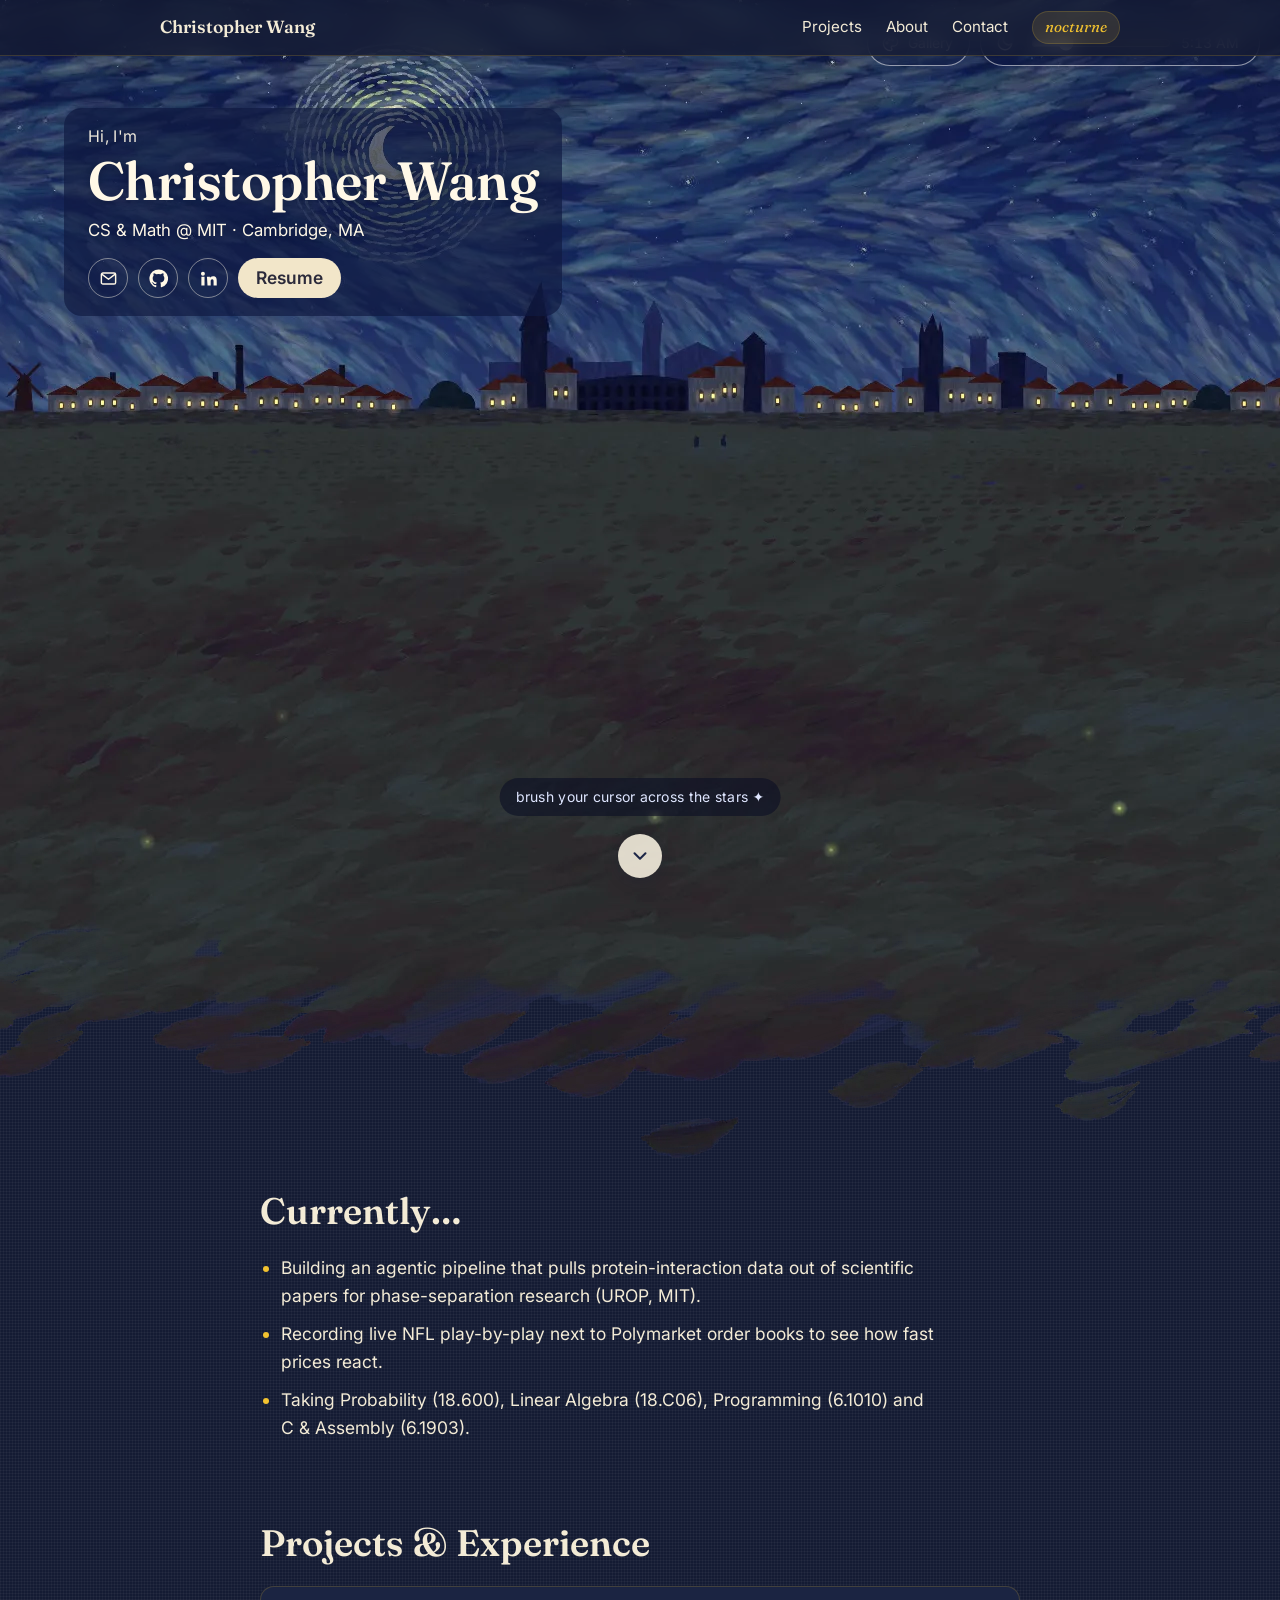
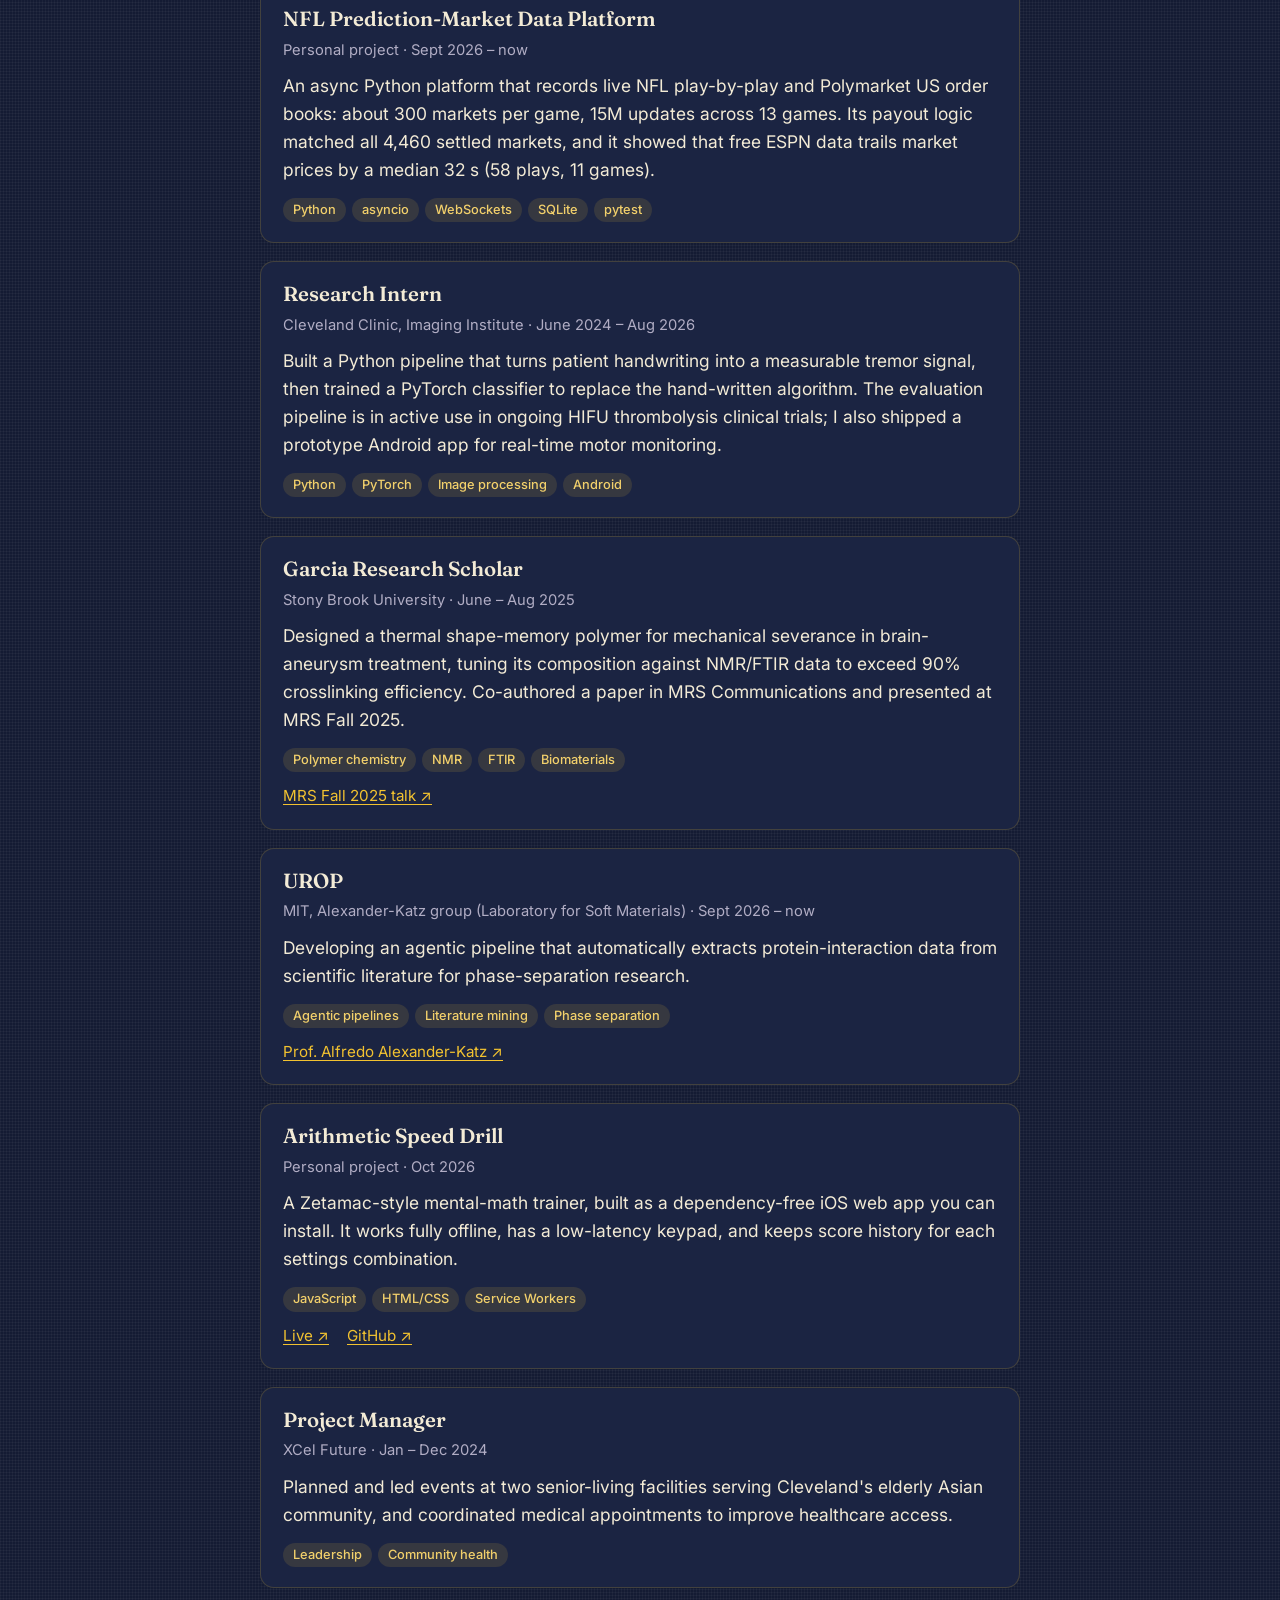
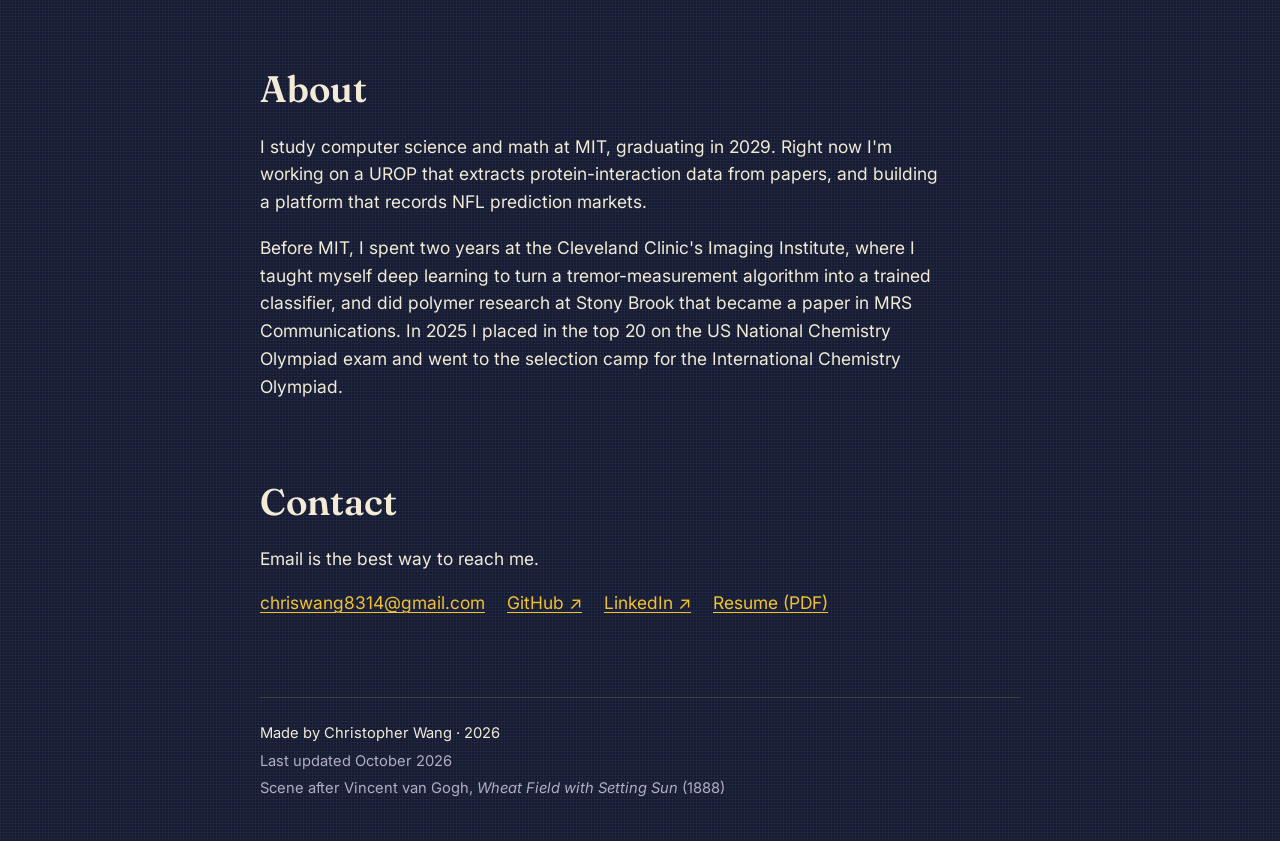
<file: index.html>
<!doctype html>
<html lang="en">
<head>
  <meta charset="utf-8">
  <meta name="viewport" content="width=device-width, initial-scale=1">
  <title>Christopher Wang</title>
  <meta name="description" content="Christopher Wang studies computer science and math at MIT. Research, projects, and how to get in touch.">
  <meta name="theme-color" content="#2D4F9E">
  <link rel="icon" href="favicon.svg" type="image/svg+xml">
  <link rel="apple-touch-icon" href="apple-touch-icon.png">

  <!-- Social previews. Crawlers need absolute URLs: if the site moves to a
       custom domain, update the addresses below (see README). -->
  <link rel="canonical" href="https://chriswang8314.github.io/">
  <meta property="og:type" content="website">
  <meta property="og:url" content="https://chriswang8314.github.io/">
  <meta property="og:title" content="Christopher Wang">
  <meta property="og:description" content="CS & Math @ MIT. Research, projects, and how to get in touch.">
  <meta property="og:image" content="https://chriswang8314.github.io/og-image.jpg">
  <meta property="og:image:width" content="1200">
  <meta property="og:image:height" content="630">
  <meta property="og:image:alt" content="Christopher Wang, over a Van Gogh–style painting of a wheat field at sunset">
  <meta name="twitter:card" content="summary_large_image">
  <meta name="twitter:title" content="Christopher Wang">
  <meta name="twitter:description" content="CS & Math @ MIT. Research, projects, and how to get in touch.">
  <meta name="twitter:image" content="https://chriswang8314.github.io/og-image.jpg">

  <link rel="preconnect" href="https://fonts.googleapis.com">
  <link rel="preconnect" href="https://fonts.gstatic.com" crossorigin>
  <!-- fonts load without holding up the first paint -->
  <link rel="preload" as="style" href="https://fonts.googleapis.com/css2?family=Fraunces:opsz,wght@9..144,400;9..144,600&family=Inter:wght@400;500;600&display=swap" onload="this.onload=null;this.rel='stylesheet'">
  <noscript><link rel="stylesheet" href="https://fonts.googleapis.com/css2?family=Fraunces:opsz,wght@9..144,400;9..144,600&family=Inter:wght@400;500;600&display=swap"></noscript>
  <link rel="stylesheet" href="style.css">
  <!-- Which painting to show first: the link's ?scene=, else this visitor's
       last pick, else the wheat field; and whether to start from its day or
       night still. Its still and its module start downloading straight away. -->
  <script>
    (function () {
      var q = new URLSearchParams(location.search), ok = /^[a-z0-9-]+$/, id = q.get('scene'), saved = null, nocturne = null;
      try { saved = localStorage.getItem('cw-scene'); nocturne = localStorage.getItem('cw-nocturne'); } catch (e) {}
      if (!ok.test(id || '')) id = ok.test(saved || '') ? saved : 'wheat';
      var h = parseFloat(q.get('hour')), now = new Date().getHours(), night;
      if (!isNaN(h)) night = h >= 20.5 || h < 5.6;
      else if (q.get('mode')) night = q.get('mode') === 'night';
      else if (nocturne) night = nocturne === 'on';
      else night = matchMedia('(prefers-color-scheme: dark)').matches || now >= 21 || now < 6;
      var base = 'scenes/stills/' + id + '-' + (night ? 'night' : 'day');
      window.firstStill = { src: base + '.webp', srcset: base + '-960.webp 960w, ' + base + '.webp 1600w' };
      document.documentElement.dataset.scene = id;
      var still = document.createElement('link');
      still.rel = 'preload';
      still.as = 'image';
      still.href = firstStill.src;
      still.setAttribute('imagesrcset', firstStill.srcset);
      still.setAttribute('imagesizes', '100vw');
      still.setAttribute('fetchpriority', 'high');
      var mod = document.createElement('link');
      mod.rel = 'modulepreload';
      mod.href = 'scenes/' + id + '.js';
      document.head.append(still, mod);
    })();
  </script>
</head>
<body>
  <a class="skip-link" href="#main">Skip to content</a>

  <nav class="site-nav" id="site-nav" aria-label="Main">
    <a class="nav-name" href="#top" data-content="name"></a>
    <ul>
      <li><a href="#projects">Projects</a></li>
      <li><a href="#about">About</a></li>
      <li><a href="#contact">Contact</a></li>
      <li><button type="button" class="nocturne-toggle" id="nocturne-toggle" aria-pressed="false">nocturne</button></li>
    </ul>
  </nav>

  <header class="hero" id="top">
    <img class="hero-still" alt="" width="1600" height="1215" fetchpriority="high" sizes="100vw">
    <script>
      (function (img) { img.srcset = firstStill.srcset; img.src = firstStill.src; })(document.querySelector('.hero-still'));
    </script>
    <noscript><img class="hero-still" src="scenes/stills/wheat-day.webp" srcset="scenes/stills/wheat-day-960.webp 960w, scenes/stills/wheat-day.webp 1600w" sizes="100vw" alt="" width="1600" height="1215"></noscript>
    <canvas id="scene" aria-hidden="true"></canvas>
    <p class="visually-hidden" id="scene-description"></p>

    <div class="hero-text" id="hero-text">
      <p class="hello">Hi, I'm</p>
      <h1 class="hero-name" data-content="name"></h1>
      <p class="hero-tagline" id="hero-tagline"></p>
      <ul class="hero-links" id="hero-links"></ul>
    </div>

    <div class="hero-controls">
    <div class="gallery" id="gallery">
      <p class="gallery-hint" id="gallery-hint" hidden>
        <span>Try another painting →</span>
        <button type="button" class="gallery-hint-close" id="gallery-hint-close" aria-label="Dismiss the tip">×</button>
      </p>
      <button type="button" class="gallery-toggle" id="gallery-toggle" aria-expanded="false" aria-controls="gallery-panel">
        <svg viewBox="0 0 24 24" aria-hidden="true">
          <path d="M12 3a9 9 0 0 0 0 18c1.1 0 1.8-.8 1.8-1.7 0-.5-.2-.9-.5-1.2-.3-.3-.5-.7-.5-1.2 0-.9.8-1.7 1.7-1.7H16a5 5 0 0 0 5-5c0-4-4-7.2-9-7.2z" />
          <circle cx="7.5" cy="11" r="1.3" /><circle cx="10.5" cy="7" r="1.3" /><circle cx="15" cy="7.4" r="1.3" />
        </svg>
        <span class="gallery-label">Gallery</span>
      </button>
      <div class="gallery-panel" id="gallery-panel" role="dialog" aria-labelledby="gallery-title" hidden>
        <fieldset class="gallery-options" id="gallery-options" role="radiogroup" aria-labelledby="gallery-title">
          <legend class="gallery-title" id="gallery-title">Choose a painting</legend>
        </fieldset>
      </div>
    </div>
    <div class="time-control" id="time-control" role="group" aria-label="Time of day">
      <button type="button" class="time-toggle" id="time-toggle" aria-expanded="false" aria-controls="time-panel" aria-label="Change the time of day">
        <svg class="icon-sun" viewBox="0 0 24 24" aria-hidden="true">
          <circle cx="12" cy="12" r="4.5" />
          <path d="M12 2v2M12 20v2M4.9 4.9l1.4 1.4M17.7 17.7l1.4 1.4M2 12h2M20 12h2M4.9 19.1l1.4-1.4M17.7 6.3l1.4-1.4" />
        </svg>
        <svg class="icon-moon" viewBox="0 0 24 24" aria-hidden="true">
          <path d="M21 12.8A9 9 0 1 1 11.2 3a7 7 0 0 0 9.8 9.8z" />
        </svg>
      </button>
      <div class="time-panel" id="time-panel">
        <input id="time-slider" type="range" min="0" max="23.99" step="0.05" aria-label="Time of day in the painting">
        <span id="time-label" class="time-label"></span>
        <button id="time-now" class="time-now" type="button" title="Back to the real time" hidden>now</button>
      </div>
    </div>
    </div>

    <p id="hint" class="hint" aria-hidden="true"></p>

    <a class="scroll-cue" href="#currently" aria-label="Scroll to content">
      <svg viewBox="0 0 24 24" aria-hidden="true"><path d="M6 9l6 6 6-6" /></svg>
    </a>
  </header>

  <main id="main">
    <section class="section" id="currently" aria-labelledby="currently-title">
      <h2 id="currently-title">Currently…</h2>
      <ul class="currently" id="currently-list"></ul>
    </section>

    <section class="section" id="projects" aria-labelledby="projects-title">
      <h2 id="projects-title">Projects &amp; Experience</h2>
      <div class="cards" id="project-list"></div>
    </section>

    <section class="section" id="about" aria-labelledby="about-title">
      <h2 id="about-title">About</h2>
      <div class="prose" id="about-text"></div>
    </section>

    <section class="section" id="contact" aria-labelledby="contact-title">
      <h2 id="contact-title">Contact</h2>
      <p class="prose" data-content="contact"></p>
      <ul class="contact-links" id="contact-links"></ul>
      <noscript><p class="prose">chriswang8314 at gmail dot com</p></noscript>
    </section>
  </main>

  <footer class="site-footer">
    <p id="footer-made"></p>
    <p id="footer-updated" class="muted"></p>
    <p id="footer-scene" class="muted"></p>
  </footer>

  <script src="content.js"></script>
  <script src="site.js"></script>
  <script type="module" src="engine/engine.js"></script>
</body>
</html>
</file>
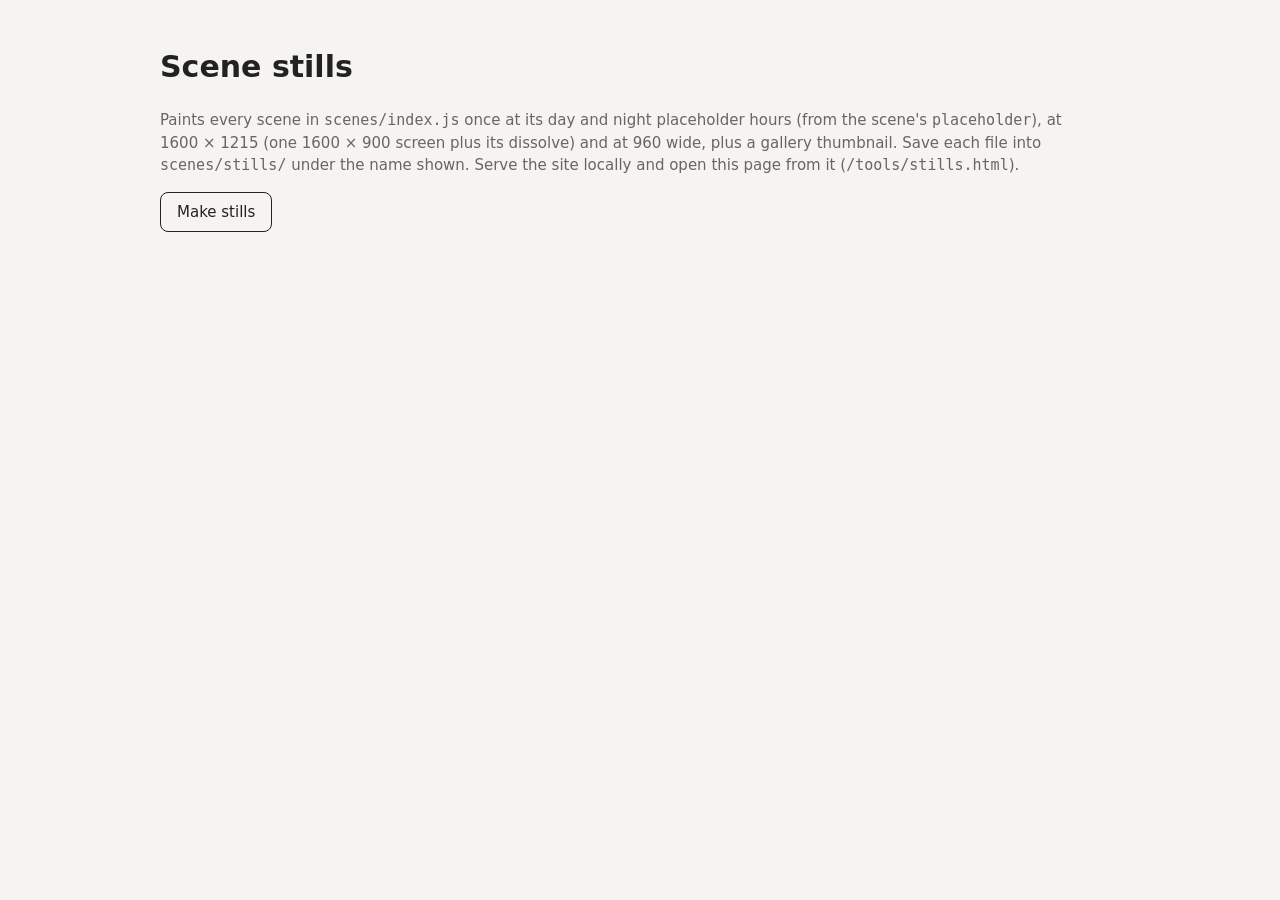
<file: tools/stills.html>
<!doctype html>
<html lang="en">
<head>
  <meta charset="utf-8">
  <meta name="viewport" content="width=device-width, initial-scale=1">
  <meta name="robots" content="noindex">
  <title>Scene stills</title>
  <style>
    :root { color-scheme: light dark; --bg: #f6f4f0; --fg: #222; --muted: #666; }
    @media (prefers-color-scheme: dark) { :root { --bg: #18181c; --fg: #eee; --muted: #aaa; } }
    body { margin: 0; padding: 24px 16px; background: var(--bg); color: var(--fg); font: 15px/1.5 system-ui, sans-serif; }
    main { max-width: 960px; margin: 0 auto; }
    p { color: var(--muted); }
    button { font: inherit; padding: 8px 16px; border-radius: 8px; border: 1px solid currentColor; background: none; color: inherit; cursor: pointer; }
    ul { display: grid; grid-template-columns: repeat(auto-fill, minmax(220px, 1fr)); gap: 16px; padding: 0; list-style: none; }
    li img { width: 100%; height: auto; border-radius: 6px; background: repeating-conic-gradient(#8883 0 25%, #0000 0 50%) 0 0 / 16px 16px; }
    a { color: inherit; }
  </style>
</head>
<body>
  <main>
    <h1>Scene stills</h1>
    <p>Paints every scene in <code>scenes/index.js</code> once at its day and night
      placeholder hours (from the scene's <code>placeholder</code>), at 1600&nbsp;×&nbsp;1215
      (one 1600&nbsp;×&nbsp;900 screen plus its dissolve) and at 960 wide, plus a gallery
      thumbnail. Save each file into <code>scenes/stills/</code> under the name shown.
      Serve the site locally and open this page from it (<code>/tools/stills.html</code>).</p>
    <button type="button" id="go">Make stills</button>
    <ul id="out"></ul>
  </main>
  <script type="module">
    import { SCENES } from '../scenes/index.js';
    import { prerender } from '../engine/prerender.js';

    const W = 1600, H = 900, CH = Math.round(H * 1.35), QUALITY = 0.8;
    const blob = (c, q = QUALITY) => new Promise((r) => c.toBlob(r, 'image/webp', q));
    const scaled = (src, w, h, sx = 0, sy = 0, sw = src.width, sh = src.height) => {
      const c = document.createElement('canvas');
      c.width = w;
      c.height = h;
      const g = c.getContext('2d');
      g.imageSmoothingQuality = 'high';
      g.drawImage(src, sx, sy, sw, sh, 0, 0, w, h);
      return c;
    };

    // every still as { name: Blob }, for this page and for scripts that drive it
    window.makeStills = async (only) => {
      const files = {};
      for (const entry of SCENES) {
        if (only && !only.includes(entry.id)) continue;
        const def = (await entry.load()).default;
        for (const variant of ['day', 'night']) {
          const c = await prerender(def, { W, H, CH, dpr: 1, hour: def.placeholder[variant] });
          files[`${entry.id}-${variant}.webp`] = await blob(c);
          files[`${entry.id}-${variant}-960.webp`] = await blob(scaled(c, 960, Math.round((CH * 960) / W)));
          // the gallery card: the first screen, at 16:9
          if (variant === 'day') files[`${entry.id}-thumb.webp`] = await blob(scaled(c, 480, 270, 0, 0, W, H), 0.78);
        }
      }
      return files;
    };

    document.getElementById('go').addEventListener('click', async (e) => {
      e.target.disabled = true;
      e.target.textContent = 'Painting…';
      const out = document.getElementById('out');
      out.textContent = '';
      for (const [name, b] of Object.entries(await window.makeStills())) {
        const url = URL.createObjectURL(b);
        const li = document.createElement('li');
        li.innerHTML = `<img alt=""><br><a download></a> · ${Math.round(b.size / 1024)} KB`;
        li.querySelector('img').src = url;
        Object.assign(li.querySelector('a'), { href: url, download: name, textContent: name });
        out.append(li);
      }
      e.target.textContent = 'Done';
    });
  </script>
</body>
</html>
</file>
<file: style.css>
/* ---------- theme ----------
   The page takes its palette from the painting. The time of day in the
   painting picks the theme: day, a warmer evening, or the dark nocturne. */

:root {
  --ultramarine: #2d4f9e;
  --chrome: #f2c230;
  --vermilion: #c8442a;
  --violet: #3b3a5e;
  --cream-text: #fff8e7;
  /* the hero controls: a soft Naples cream rather than the wheat's chrome
     yellow, so the painting stays the brightest thing on screen */
  --ui-cream: #f2e6c9;

  --bg: #f6efdd;
  --card: #fbf7ec;
  --text: #2b2a3a;
  --muted: #5e5868;
  --border: rgba(59, 58, 94, 0.16);
  --accent: var(--ultramarine);
  --underline: var(--vermilion);
  --chip-bg: rgba(45, 79, 158, 0.08);
  --chip-text: #2d4f9e;
  --weave: url("data:image/svg+xml,%3Csvg xmlns='http://www.w3.org/2000/svg' width='3' height='3'%3E%3Cpath d='M0 .5h3M.5 0v3' stroke='%233b2a14' stroke-opacity='.05'/%3E%3C/svg%3E");
  --nav-bg: rgba(246, 239, 221, 0.78);

  --serif: 'Fraunces', 'Iowan Old Style', Georgia, serif;
  --sans: 'Inter', system-ui, -apple-system, 'Segoe UI', sans-serif;

  color-scheme: light;
}

/* The colours above are the default scene's day colours, for the moment
   before it loads. After that every theme's colours come from the scene
   showing (its contentTheme, set inline by site.js). */
:root[data-theme='night'] {
  color-scheme: dark;
}

/* ---------- base ---------- */

*,
*::before,
*::after {
  box-sizing: border-box;
}

* {
  margin: 0;
}

html {
  background: var(--bg);
}

@media (prefers-reduced-motion: no-preference) {
  html {
    scroll-behavior: smooth;
  }
}

body {
  overflow-x: clip;
  background-color: var(--bg);
  /* a faint canvas weave, as a tiny tile */
  background-image: var(--weave);
  color: var(--text);
  font-family: var(--sans);
  font-size: 1.09rem;
  line-height: 1.6;
  -webkit-font-smoothing: antialiased;
  transition: background-color 0.6s ease, color 0.6s ease;
}

a {
  color: var(--link, var(--accent));
  text-underline-offset: 3px;
  text-decoration-thickness: 1px;
}

a:hover {
  text-decoration-thickness: 2px;
}

:focus-visible {
  outline: 2px solid var(--accent);
  outline-offset: 3px;
  border-radius: 4px;
}

h1,
h2,
h3 {
  font-family: var(--serif);
  font-weight: 600;
  line-height: 1.15;
}

.muted {
  color: var(--muted);
}

.visually-hidden {
  position: absolute;
  width: 1px;
  height: 1px;
  padding: 0;
  margin: -1px;
  overflow: hidden;
  clip: rect(0 0 0 0);
  white-space: nowrap;
  border: 0;
}

.skip-link {
  position: absolute;
  left: 16px;
  top: -60px;
  z-index: 50;
  padding: 8px 14px;
  border-radius: 8px;
  background: var(--violet);
  color: var(--cream-text);
}

.skip-link:focus {
  top: 16px;
}

/* ---------- nav: appears once the hero is scrolled past ---------- */

.site-nav {
  position: fixed;
  inset: 0 0 auto 0;
  z-index: 20;
  display: flex;
  align-items: center;
  justify-content: space-between;
  gap: 16px;
  height: 56px;
  padding: 0 max(16px, calc((100% - 960px) / 2));
  background: var(--nav-bg);
  border-bottom: 1px solid var(--border);
  backdrop-filter: blur(10px);
  -webkit-backdrop-filter: blur(10px);
  transform: translateY(-100%);
  opacity: 0;
  visibility: hidden;
  transition: transform 0.35s ease, opacity 0.35s ease, visibility 0s linear 0.35s;
}

.site-nav.visible {
  transform: none;
  opacity: 1;
  visibility: visible;
  transition: transform 0.35s ease, opacity 0.35s ease;
}

.nav-name {
  font-family: var(--serif);
  font-size: 1.1rem;
  font-weight: 600;
  color: var(--text);
  text-decoration: none;
  white-space: nowrap;
}

.site-nav ul {
  display: flex;
  align-items: center;
  gap: clamp(10px, 3vw, 24px);
  padding: 0;
  list-style: none;
  font-size: 0.95rem;
}

.site-nav ul a {
  color: var(--text);
  text-decoration: none;
}

.site-nav ul a:hover {
  color: var(--accent);
}

.nocturne-toggle {
  padding: 3px 12px;
  border: 1px solid var(--border);
  border-radius: 999px;
  background: transparent;
  color: var(--accent);
  font: inherit;
  font-family: var(--serif);
  font-style: italic;
  cursor: pointer;
}

.nocturne-toggle[aria-pressed='true'] {
  background: var(--chip-bg);
}

@media (max-width: 520px) {
  .nav-name {
    display: none;
  }

  .site-nav {
    justify-content: center;
  }
}

/* ---------- hero: the painting, full screen ---------- */

/* The painting is one canvas that runs on past the hero (35svh for the
   wheat), where the field dissolves into the page; the page background shows through the bare
   canvas, so there's no edge between them. Everything scrolls together in
   normal flow. */
.hero {
  position: relative;
  height: 100vh;
  height: 100svh;
}

.hero-still,
#scene,
.scene-stage {
  position: absolute;
  top: 0;
  left: 0;
  width: 100%;
  height: 135vh;
  /* the hero plus the scene's dissolve (--scene-depth, in svh, set by the engine) */
  height: calc(var(--scene-depth, 135) * 1svh);
}

.hero-still {
  object-fit: cover;
  object-position: top;
}

/* once the live painting has faded in, the still must go: the live canvas is
   bare between strokes in the dissolve, and the still's own fixed, unlit
   strokes would show through there */
.hero-still.retired {
  visibility: hidden;
}

#scene {
  display: block;
  opacity: 0;
  /* horizontal drags brush the wheat; vertical drags still scroll the page */
  touch-action: pan-y;
  transition: opacity 0.8s ease;
}

#scene.ready {
  opacity: 1;
}

/* the other paintings' canvases (one comes in over another while switching;
   see engine/engine.js), and any not in use */
.scene-stage {
  display: block;
  touch-action: pan-y;
}

#scene.offstage,
.scene-stage.offstage {
  visibility: hidden;
}

/* name and links over the sky, on a panel so the text always has strong
   contrast; site.js places it. By default (the wheat) a translucent blue
   panel with cream text; a scene can swap in its own (the tulips: dark ink
   on a soft light glow while the sky is pale), via the --hero-* variables. */
.hero-text {
  position: absolute;
  z-index: 2;
  top: 12vh;
  left: max(24px, 5vw);
  width: max-content;
  max-width: calc(100% - 32px);
  padding: 16px 24px 18px;
  color: var(--hero-fg, var(--cream-text));
  text-shadow: var(--hero-shadow, 0 1px 8px rgba(10, 18, 48, 0.55));
  transition: color 0.6s ease, opacity 0.3s ease;
}

/* the panel, behind the text; blurred into a soft glow when a scene asks */
.hero-text::before {
  content: '';
  position: absolute;
  inset: 0;
  z-index: -1;
  border-radius: 18px;
  background: var(--hero-panel, rgba(16, 26, 66, 0.68));
  filter: var(--hero-panel-filter, none);
  transition: background-color 0.6s ease;
}

/* once placed, it glides to new spots as the sun moves */
@media (prefers-reduced-motion: no-preference) {
  .hero-text.placed {
    transition: top 0.8s ease, left 0.8s ease, color 0.6s ease, opacity 0.3s ease;
  }
}

.hello {
  font-size: 1rem;
  letter-spacing: 0.02em;
  opacity: 0.92;
}

.hero-name {
  font-size: clamp(2.1rem, min(4.2vw, 6.5vh), 3.6rem);
  letter-spacing: -0.01em;
}

/* when there's little sky to work with, a tighter version */
.hero-text.compact {
  padding: 12px 18px 14px;
}

.hero-text.compact .hero-name {
  font-size: clamp(1.8rem, min(3.4vw, 5vh), 2.8rem);
}

.hero-text.compact .hero-links {
  margin-top: 10px;
}

.hero-tagline {
  margin-top: 6px;
  font-size: 1.05rem;
}

.hero-links {
  display: flex;
  flex-wrap: wrap;
  align-items: center;
  gap: 10px;
  margin-top: 14px;
  padding: 0;
  list-style: none;
}

.icon-link {
  display: grid;
  place-items: center;
  width: 40px;
  height: 40px;
  border: 1px solid var(--hero-ring, rgba(255, 248, 231, 0.45));
  border-radius: 50%;
  color: var(--hero-fg, var(--cream-text));
  transition: background 0.2s;
}

.icon-link:hover {
  background: var(--hero-ring-hover, rgba(255, 248, 231, 0.16));
}

.icon-link svg {
  width: 19px;
  height: 19px;
}

.resume-button {
  display: inline-flex;
  align-items: center;
  height: 40px;
  padding: 0 18px;
  border-radius: 999px;
  background: var(--resume-bg, var(--ui-cream));
  color: var(--resume-fg, #2b2a3a);
  font-weight: 600;
  text-decoration: none;
  text-shadow: none;
  transition: transform 0.2s;
}

.resume-button:hover {
  transform: translateY(-1px);
}

.hero :focus-visible {
  outline-color: var(--hero-fg, var(--cream-text));
}

/* ---------- the controls over the sky: gallery and time of day ---------- */

.hero-controls {
  position: absolute;
  z-index: 3;
  top: 20px;
  right: 20px;
  display: flex;
  align-items: center;
  gap: 10px;
}

/* ---------- gallery: choose the painting ---------- */

.gallery-toggle {
  display: inline-flex;
  align-items: center;
  gap: 8px;
  height: 46px;
  padding: 0 16px 0 13px;
  border: 1px solid rgba(255, 255, 255, 0.55);
  border-radius: 999px;
  background: rgba(16, 26, 66, 0.55);
  color: var(--cream-text);
  font: inherit;
  font-size: 14px;
  cursor: pointer;
  transition: background-color 0.2s;
}

.gallery-toggle:hover,
.gallery-toggle[aria-expanded='true'] {
  background: rgba(16, 26, 66, 0.75);
}

.gallery-toggle svg {
  width: 19px;
  height: 19px;
  fill: none;
  stroke: currentColor;
  stroke-width: 1.7;
  stroke-linejoin: round;
}

.gallery-toggle:focus-visible {
  outline: 2px solid var(--cream-text);
  outline-offset: 3px;
}

/* the popover hangs under the controls, right-aligned with them */
.gallery-panel {
  position: absolute;
  top: calc(100% + 10px);
  right: 0;
  width: min(400px, calc(100vw - 28px));
  padding: 14px 14px 16px;
  border-radius: 16px;
  background: rgba(250, 248, 244, 0.97);
  color: #2b2a3a;
  box-shadow: 0 18px 44px -14px rgba(10, 14, 40, 0.5);
}

.gallery-panel[hidden] {
  display: none;
}

.gallery-options {
  display: grid;
  grid-template-columns: 1fr 1fr;
  gap: 12px;
  margin: 0;
  padding: 0;
  border: 0;
}

.gallery-title {
  margin-bottom: 10px;
  padding: 0;
  font-family: var(--serif);
  font-size: 1rem;
  font-weight: 600;
}

.gallery-card {
  position: relative;
  display: block;
  cursor: pointer;
}

/* the real radio button covers the card, invisibly: it's what's clicked,
   focused and announced */
.gallery-card input {
  position: absolute;
  inset: 0;
  width: 100%;
  height: 100%;
  margin: 0;
  opacity: 0;
  cursor: pointer;
}

.gallery-frame {
  display: block;
  padding: 3px;
  border-radius: 12px;
  box-shadow: 0 0 0 1px rgba(43, 42, 58, 0.16);
  transition: box-shadow 0.2s;
}

.gallery-frame img {
  display: block;
  width: 100%;
  height: auto;
  aspect-ratio: 16 / 9;
  border-radius: 9px;
  object-fit: cover;
}

.gallery-card:hover .gallery-frame {
  box-shadow: 0 0 0 2px rgba(43, 42, 58, 0.35);
}

/* the scene showing wears a ring */
.gallery-card input:checked + .gallery-frame {
  box-shadow: 0 0 0 3px #2d4f9e;
}

/* picked, while the painting gets ready: the ring breathes */
@media (prefers-reduced-motion: no-preference) {
  .gallery-card.preparing .gallery-frame {
    animation: preparing 1s ease-in-out infinite alternate;
  }
}

@keyframes preparing {
  to {
    box-shadow: 0 0 0 3px rgba(45, 79, 158, 0.35);
  }
}

.gallery-card input:focus-visible + .gallery-frame {
  outline: 2px solid #2b2a3a;
  outline-offset: 4px;
}

.gallery-name {
  display: block;
  margin-top: 7px;
  font-size: 13.5px;
  line-height: 1.35;
}

.gallery-name b {
  font-weight: 600;
}

/* first visit only: a tip pointing at the button */
.gallery-hint {
  position: absolute;
  top: 50%;
  right: calc(100% + 10px);
  display: flex;
  align-items: center;
  gap: 4px;
  padding: 5px 5px 5px 14px;
  border-radius: 999px;
  background: rgba(250, 248, 244, 0.95);
  box-shadow: 0 8px 22px -10px rgba(10, 14, 40, 0.5);
  color: #2b2a3a;
  font-size: 13.5px;
  white-space: nowrap;
  transform: translateY(-50%);
}

.gallery-hint[hidden] {
  display: none;
}

.gallery-hint-close {
  display: grid;
  place-items: center;
  width: 28px;
  height: 28px;
  padding: 0;
  border: 0;
  border-radius: 50%;
  background: transparent;
  color: inherit;
  font: inherit;
  font-size: 18px;
  line-height: 1;
  cursor: pointer;
}

.gallery-hint-close:hover {
  background: rgba(43, 42, 58, 0.08);
}

.gallery-hint-close:focus-visible {
  outline: 2px solid #2b2a3a;
  outline-offset: 1px;
}

@media (prefers-reduced-motion: no-preference) {
  .gallery-hint:not([hidden]) {
    animation: tip-in 0.5s ease both;
  }
}

@keyframes tip-in {
  from {
    opacity: 0;
    transform: translate(8px, -50%);
  }
}

/* ---------- time of day control ---------- */

.time-control {
  position: relative;
  display: flex;
  align-items: center;
  gap: 10px;
  padding: 6px 14px 6px 8px;
  border: 1px solid rgba(255, 255, 255, 0.55);
  border-radius: 999px;
  background: rgba(16, 26, 66, 0.55);
  color: var(--cream-text);
}

.time-toggle {
  display: grid;
  place-items: center;
  width: 32px;
  height: 32px;
  padding: 0;
  border: 0;
  border-radius: 50%;
  background: transparent;
  color: inherit;
  pointer-events: none; /* only a button on small screens */
}

.time-control svg {
  width: 18px;
  height: 18px;
  fill: none;
  stroke: currentColor;
  stroke-width: 2;
  stroke-linecap: round;
  stroke-linejoin: round;
}

body.night .icon-sun,
body:not(.night) .icon-moon {
  display: none;
}

.time-panel {
  display: flex;
  align-items: center;
  gap: 10px;
}

.time-control input[type='range'] {
  width: 140px;
  min-width: 0;
  accent-color: var(--ui-cream);
  cursor: pointer;
}

.time-label {
  min-width: 64px;
  font-size: 14px;
  font-variant-numeric: tabular-nums;
  white-space: nowrap;
}

.time-now {
  padding: 2px 10px;
  border: 1px solid currentColor;
  border-radius: 999px;
  background: transparent;
  color: inherit;
  font: inherit;
  font-size: 12px;
  cursor: pointer;
}

.time-now[hidden] {
  display: none;
}

.time-control :focus-visible {
  outline: 2px solid var(--cream-text);
  outline-offset: 3px;
}

/* on small screens the control folds down to an icon that opens on tap */
@media (max-width: 640px) {
  .hero-controls {
    top: 14px;
    right: 14px;
    gap: 8px;
  }

  .time-control {
    padding: 4px;
  }

  /* just the icon on a phone */
  .gallery-toggle {
    justify-content: center;
    width: 42px;
    height: 42px;
    padding: 0;
  }

  .gallery-label {
    position: absolute;
    width: 1px;
    height: 1px;
    overflow: hidden;
    clip: rect(0 0 0 0);
    white-space: nowrap;
  }

  /* the open time slider takes the whole row */
  .hero-controls:has(.time-control.open) {
    left: 14px;
  }

  .hero-controls:has(.time-control.open) .gallery {
    display: none;
  }

  .time-toggle {
    pointer-events: auto;
    cursor: pointer;
  }

  .time-panel {
    display: none;
  }

  .time-control.open {
    flex: 1;
    padding-right: 12px;
  }

  .time-control.open .time-panel {
    display: flex;
    flex: 1;
  }

  .time-control.open input[type='range'] {
    flex: 1;
    width: auto;
  }
}

/* ---------- hint & scroll cue ---------- */

.hint {
  position: absolute;
  left: 50%;
  bottom: 84px;
  z-index: 2;
  max-width: calc(100% - 32px);
  transform: translateX(-50%);
  padding: 8px 16px;
  border-radius: 999px;
  background: rgba(50, 34, 10, 0.62);
  color: #fff8e6;
  font-size: 14px;
  letter-spacing: 0.02em;
  white-space: nowrap;
  pointer-events: none;
  transition: opacity 1.2s ease;
}

body.night .hint {
  background: rgba(10, 14, 36, 0.6);
  color: #dfe6ff;
}

.hint.hidden {
  opacity: 0;
}

.scroll-cue {
  position: absolute;
  left: 50%;
  bottom: 22px;
  z-index: 2;
  display: grid;
  place-items: center;
  width: 44px;
  height: 44px;
  margin-left: -22px;
  border-radius: 50%;
  background: rgba(255, 248, 231, 0.85);
  box-shadow: 0 4px 14px rgba(20, 27, 51, 0.25);
  color: #1d2747;
  transition: opacity 0.4s ease, visibility 0s linear 0s;
}

/* gone as soon as the page starts scrolling */
.scroll-cue.gone {
  opacity: 0;
  visibility: hidden;
  transition: opacity 0.4s ease, visibility 0s linear 0.4s;
}

.scroll-cue:focus-visible {
  outline-color: var(--cream-text);
}

.scroll-cue svg {
  width: 22px;
  height: 22px;
  fill: none;
  stroke: currentColor;
  stroke-width: 2.2;
  stroke-linecap: round;
  stroke-linejoin: round;
}

@media (prefers-reduced-motion: no-preference) {
  .scroll-cue svg {
    animation: nudge 2.2s ease-in-out infinite;
  }
}

@keyframes nudge {
  0%,
  100% {
    transform: translateY(-2px);
  }

  50% {
    transform: translateY(4px);
  }
}

/* ---------- content ---------- */

/* the content rides over the bottom of the painting, starting where the
   strokes have thinned out to bare ground */
main {
  position: relative;
  z-index: 1;
  padding-top: 26vh;
  padding-top: calc(var(--content-start, 26) * 1svh);
}

.section {
  width: min(760px, 100% - 40px);
  margin: 0 auto;
  padding: 56px 0 24px;
  scroll-margin-top: 72px;
}

.section h2 {
  margin-bottom: 22px;
  font-size: clamp(1.8rem, 3.4vw, 2.3rem);
}

.prose,
.prose p {
  max-width: 680px;
}

.prose p + p {
  margin-top: 1em;
}

/* optional: see the README for adding a headshot to About */
.headshot {
  display: block;
  width: 140px;
  height: 140px;
  margin-bottom: 20px;
  border-radius: 50%;
  object-fit: cover;
}

.currently {
  display: grid;
  gap: 10px;
  max-width: 680px;
  padding-left: 1.2em;
}

.currently li::marker {
  color: var(--underline);
}

/* ---------- project cards ---------- */

.cards {
  display: grid;
  gap: 18px;
}

.card {
  position: relative;
  padding: 20px 22px;
  border: 1px solid var(--border);
  border-radius: 14px;
  background: var(--card);
  transition: transform 0.25s ease, box-shadow 0.25s ease, background-color 0.6s ease;
}

.card:hover,
.card:focus-within {
  box-shadow: 0 10px 28px -16px rgba(30, 30, 60, 0.35);
}

@media (prefers-reduced-motion: no-preference) {
  .card:hover,
  .card:focus-within {
    transform: translateY(-3px);
  }
}

.card-title {
  font-size: 1.28rem;
}

/* a short brush-stroke underline appears under the title on hover */
.card-title span {
  position: relative;
}

.card-title span::after {
  content: '';
  position: absolute;
  left: -2px;
  bottom: -7px;
  width: min(100%, 7em);
  height: 9px;
  background: var(--underline);
  -webkit-mask: url("data:image/svg+xml,%3Csvg xmlns='http://www.w3.org/2000/svg' viewBox='0 0 120 10' preserveAspectRatio='none'%3E%3Cpath d='M2 6.5c18-3 40-4.5 62-4 18 .3 36 1.3 54 3.2-17 .6-35 1.7-53 2.5C44 9 22 9.3 4 8.6 1.5 8.4.6 7 2 6.5z'/%3E%3C/svg%3E") center / 100% 100% no-repeat;
  mask: url("data:image/svg+xml,%3Csvg xmlns='http://www.w3.org/2000/svg' viewBox='0 0 120 10' preserveAspectRatio='none'%3E%3Cpath d='M2 6.5c18-3 40-4.5 62-4 18 .3 36 1.3 54 3.2-17 .6-35 1.7-53 2.5C44 9 22 9.3 4 8.6 1.5 8.4.6 7 2 6.5z'/%3E%3C/svg%3E") center / 100% 100% no-repeat;
  transform: scaleX(0);
  transform-origin: left center;
  transition: transform 0.35s ease;
}

.card:hover .card-title span::after,
.card:focus-within .card-title span::after {
  transform: scaleX(1);
}

.card-meta {
  margin-top: 8px;
  color: var(--muted);
  font-size: 0.92rem;
}

.card-desc {
  margin-top: 10px;
}

.tags {
  display: flex;
  flex-wrap: wrap;
  gap: 6px;
  margin-top: 14px;
  padding: 0;
  list-style: none;
}

.tags li {
  padding: 2px 10px;
  border-radius: 999px;
  background: var(--chip-bg);
  color: var(--chip-text);
  font-size: 0.8rem;
  font-weight: 500;
}

.card-links {
  display: flex;
  flex-wrap: wrap;
  gap: 4px 18px;
  margin-top: 12px;
  font-size: 0.95rem;
}

/* ---------- contact & footer ---------- */

.contact-links {
  display: flex;
  flex-wrap: wrap;
  gap: 10px 22px;
  margin-top: 16px;
  padding: 0;
  list-style: none;
}

.site-footer {
  width: min(760px, 100% - 40px);
  margin: 56px auto 0;
  padding: 24px 0 40px;
  border-top: 1px solid var(--border);
  font-size: 0.92rem;
}

.site-footer p + p {
  margin-top: 4px;
}

/* ---------- switching paintings ----------
   The next painting is brushed in over the current one, both still moving
   (engine/engine.js). Meanwhile only colours change on the page: the content
   below takes the new painting's colours over the repaint's length (site.js
   sets --switch-ms). The hero card steps out first, in its old colours, is
   hidden outright while its colours and place change (with nothing allowed
   to animate), and comes back once the new painting is up. Nothing that
   needs layout is animated. */

html.scene-switching body,
html.scene-switching main *,
html.scene-switching .site-footer,
html.scene-switching .site-footer * {
  transition: color var(--switch-ms, 1300ms) ease-in-out, background-color var(--switch-ms, 1300ms) ease-in-out,
    border-color var(--switch-ms, 1300ms) ease-in-out !important;
}

.hero-text.card-out {
  opacity: 0;
  transition: opacity 0.2s ease !important;
}

.hero-text.card-hidden {
  visibility: hidden;
  pointer-events: none;
}

.hero-text.card-hidden,
.hero-text.card-hidden::before,
.hero-text.card-hidden * {
  transition: none !important;
}

.hero-text.card-in {
  transition: opacity 0.3s ease !important;
}

html.scene-switching .site-nav {
  -webkit-backdrop-filter: none;
  backdrop-filter: none;
}
</file>
